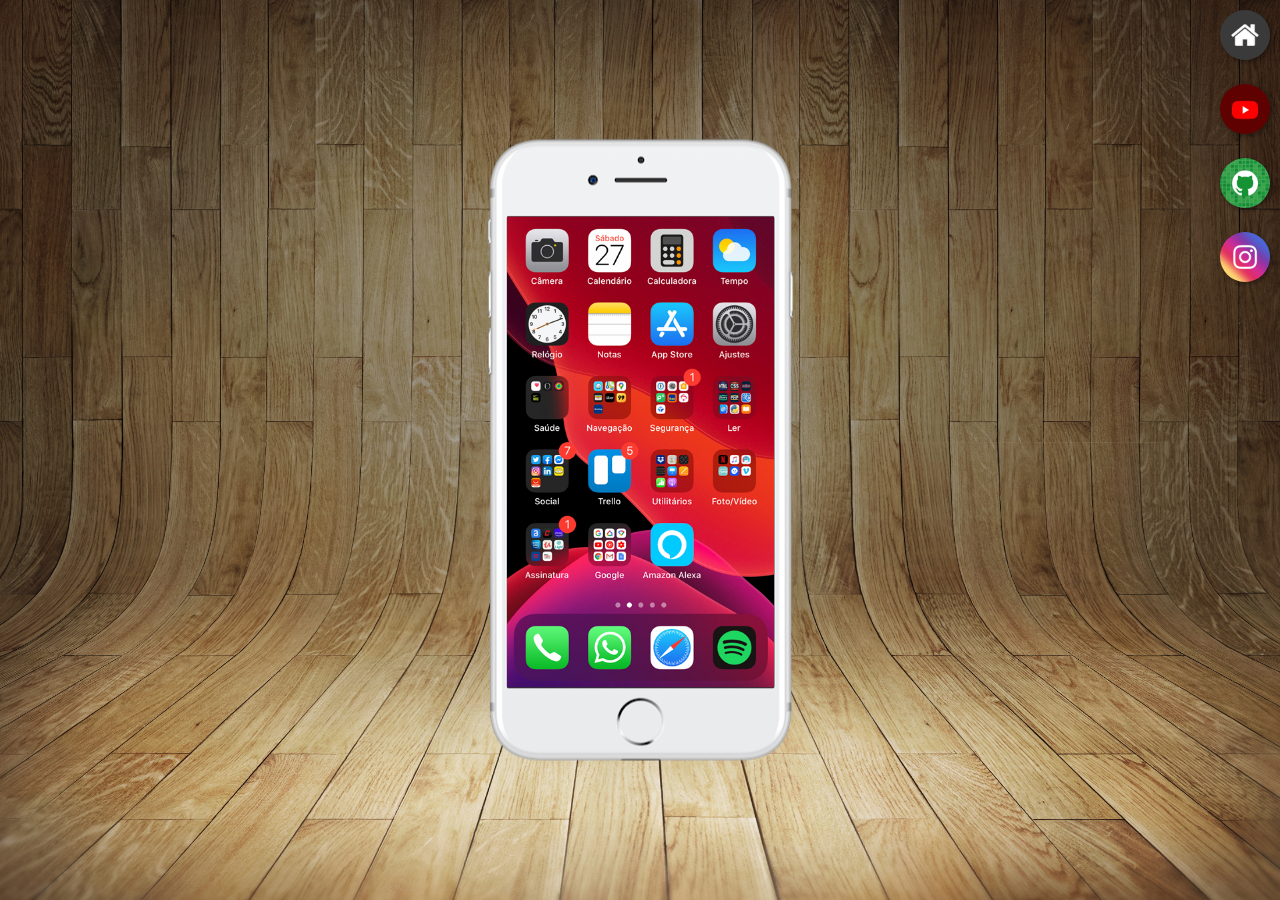
<file: index.html>
<!DOCTYPE html>
<html lang="pt-br">
<head>
    <meta charset="UTF-8">
    <meta name="viewport" content="width=device-width, initial-scale=1.0">
    <link rel="shortcut icon" href="imagens/favicon.ico" type="image/x-icon">
    <link rel="stylesheet" href="estilos/style.css">
    <title>Projeto Redes Sociais</title>
</head>
<body>
    <main>
        <section id="telefone">
            <iframe src="home.html" frameborder="0" name="tela" id="tela"></iframe>
        </section>

        <section id="redes-sociais">
            <a href="home.html" target="tela"><img src="imagens/logo-home.jpg" alt="Home"></a> <br>
            <a href="youtube.html" target="tela"><img src="imagens/logo-youtube.jpg" alt="Youtube"></a> <br>
            <a href="github.html" target="tela"><img src="imagens/logo-github.jpg" alt="GitHub"></a> <br>
            <a href="instagram.html" target="tela"><img src="imagens/logo-instagram.jpg" alt="Instagram"></a>
        </section>
    </main>
</body>
</html>
</file>
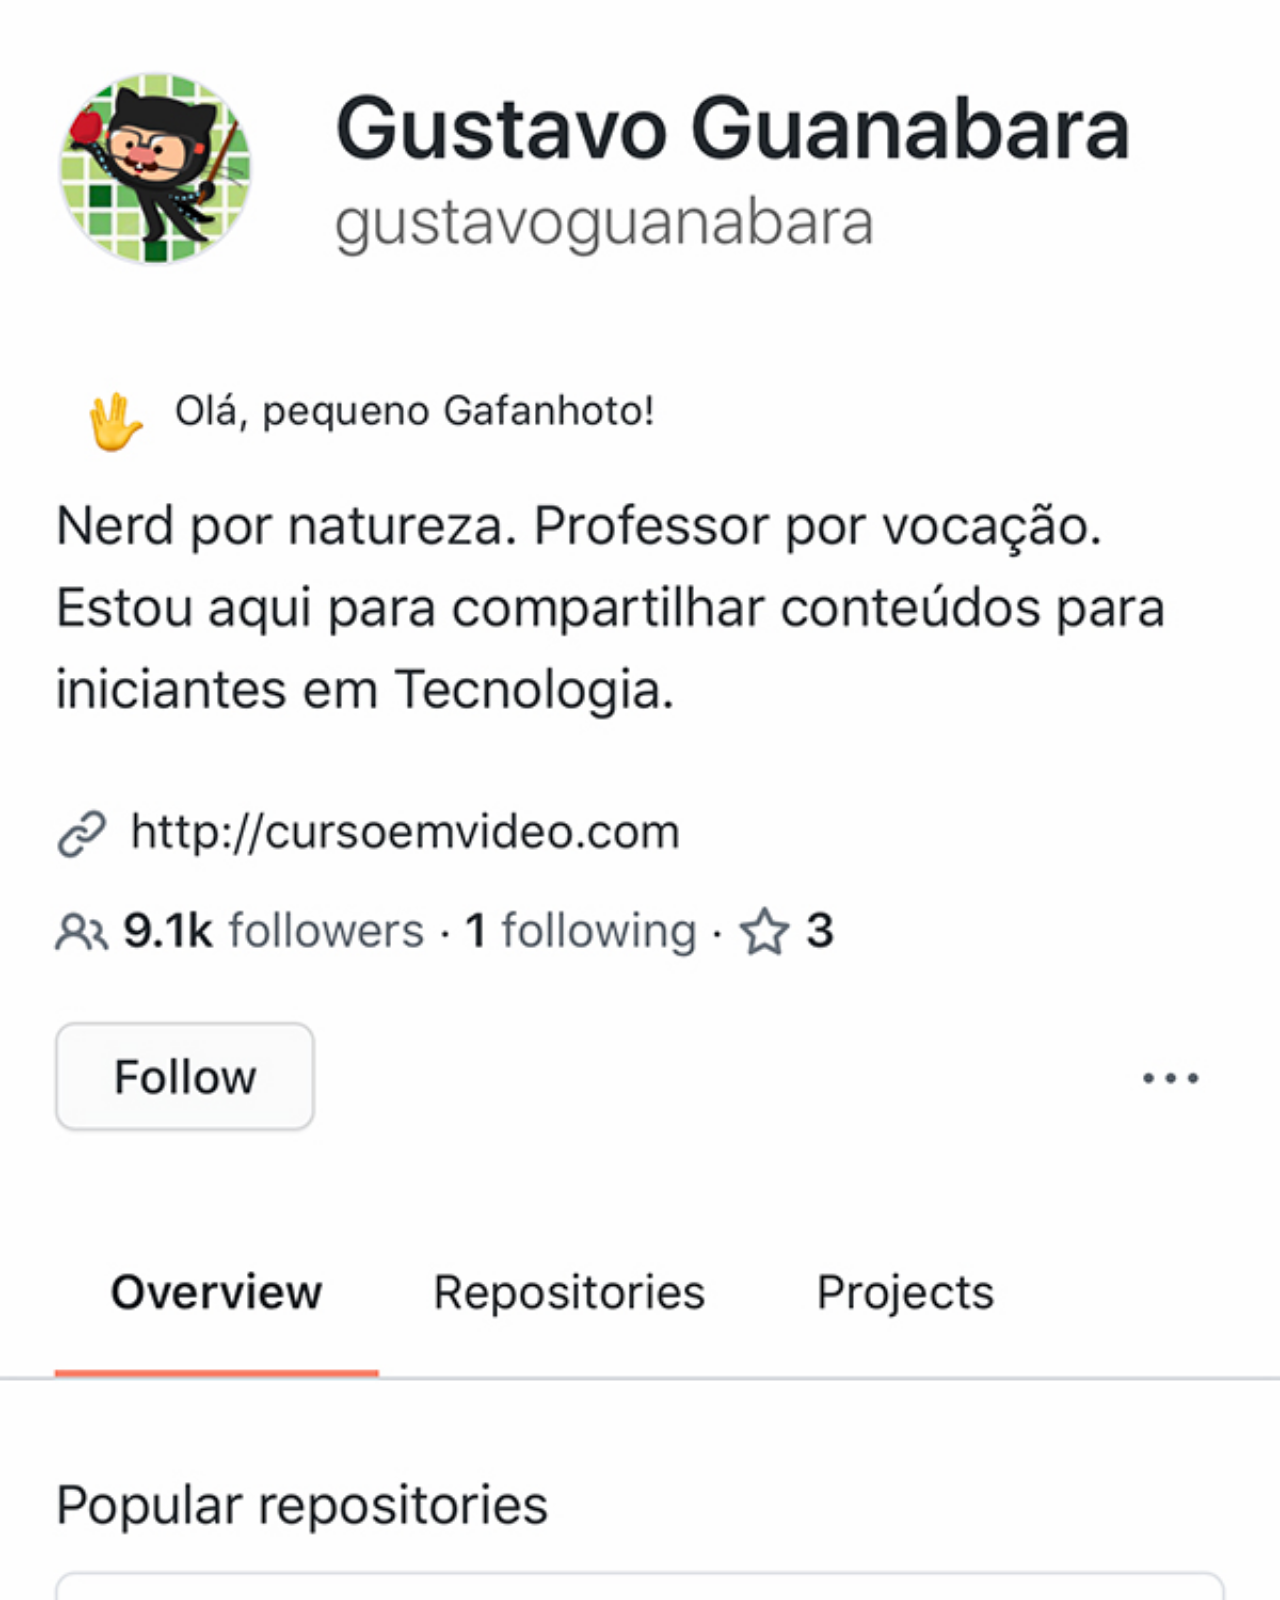
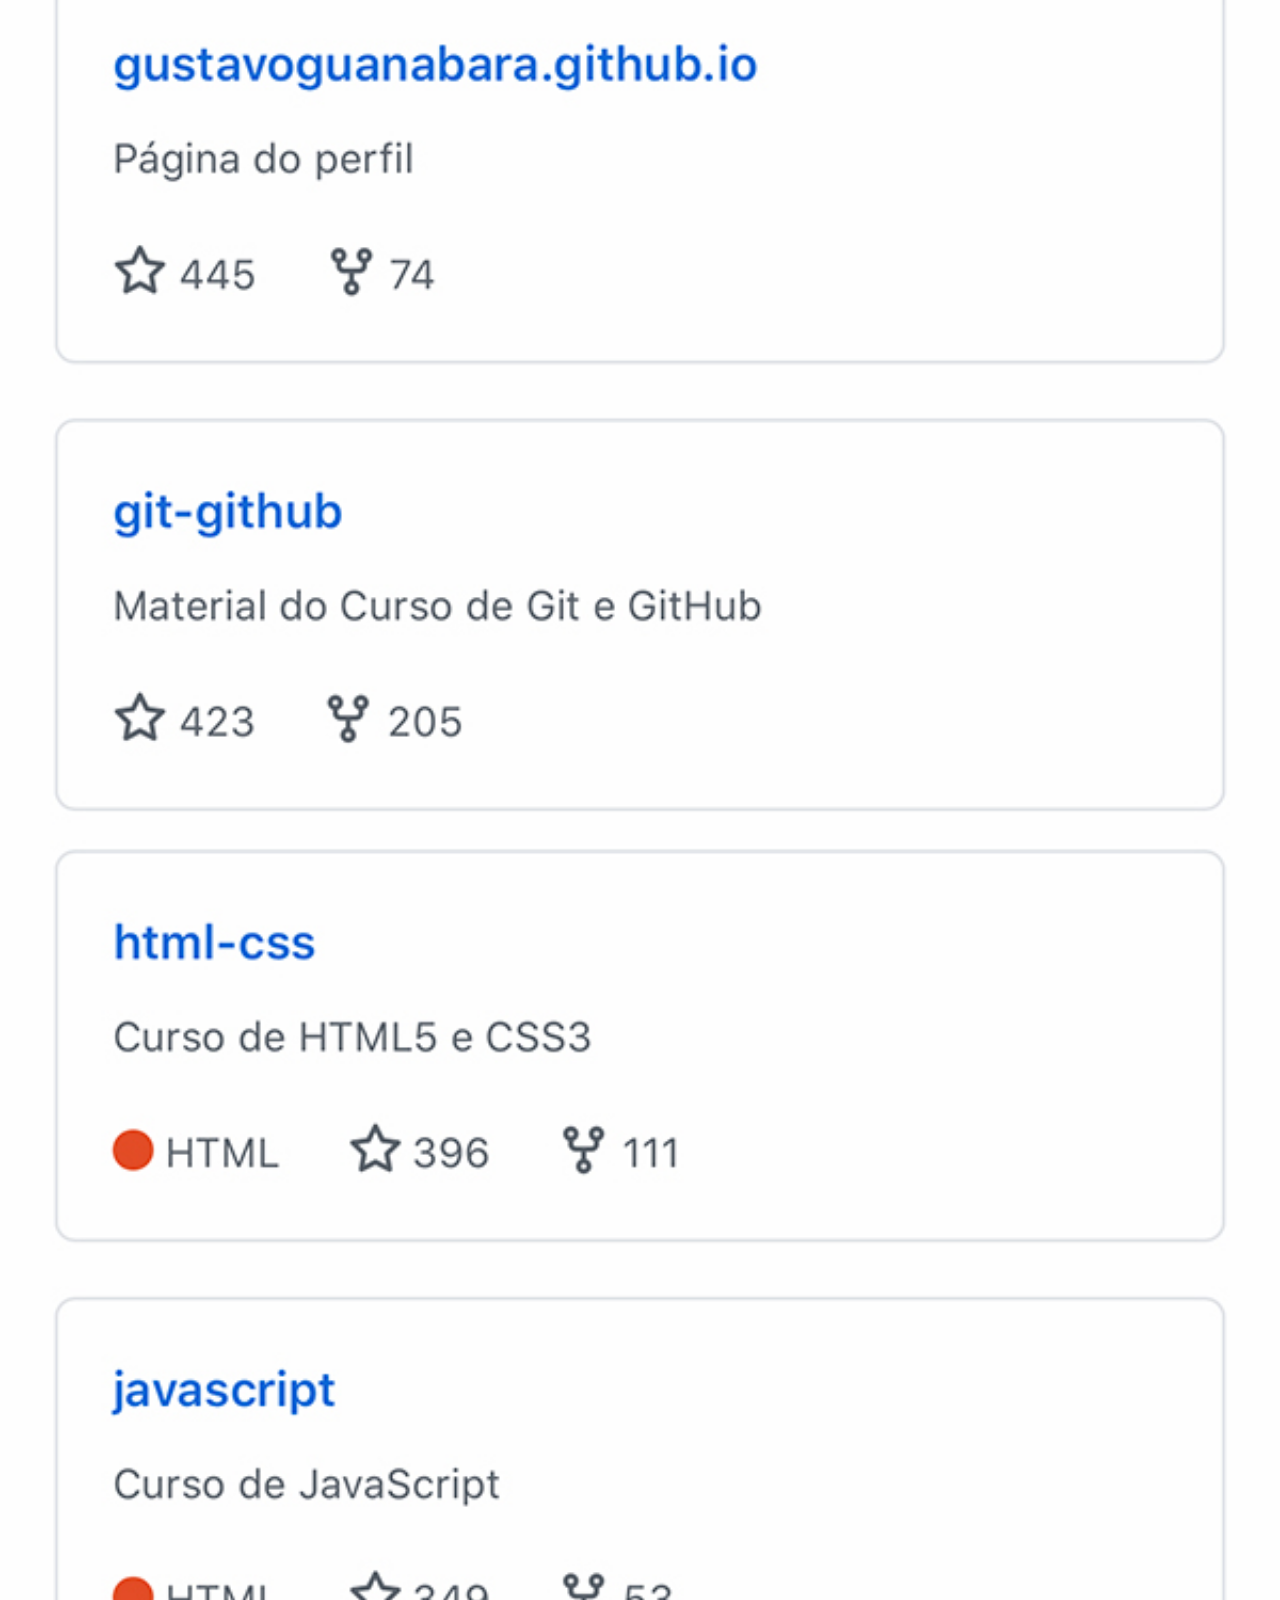
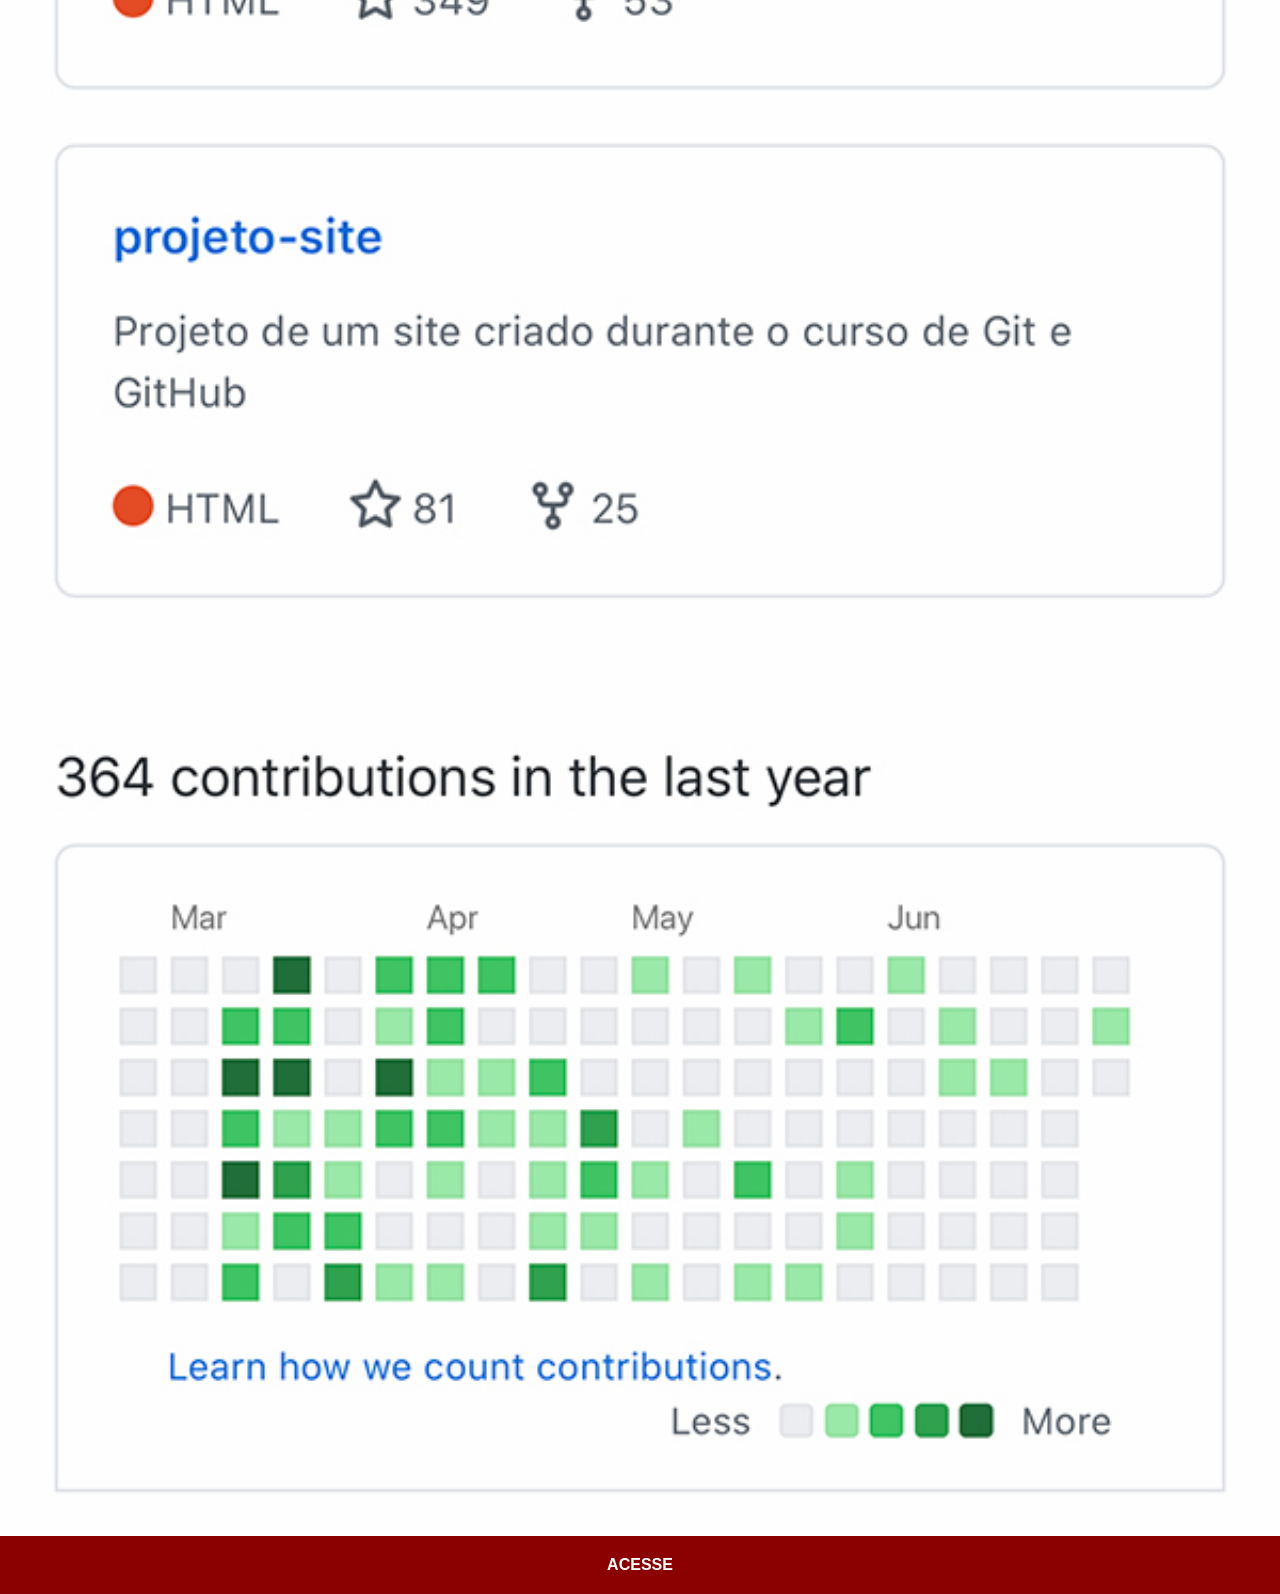
<file: github.html>
<!DOCTYPE html>
<html lang="pt-br">
<head>
    <meta charset="UTF-8">
    <meta name="viewport" content="width=device-width, initial-scale=1.0">
    <title>GitHub</title>
    <link rel="stylesheet" href="estilos/social.css">
</head>
<body>
    <img src="imagens/tela-github.jpg" alt="GitHub">
    <a href="https://github.com/gustavoguanabara" target="_blank">ACESSE</a>
</body>
</html>
</file>
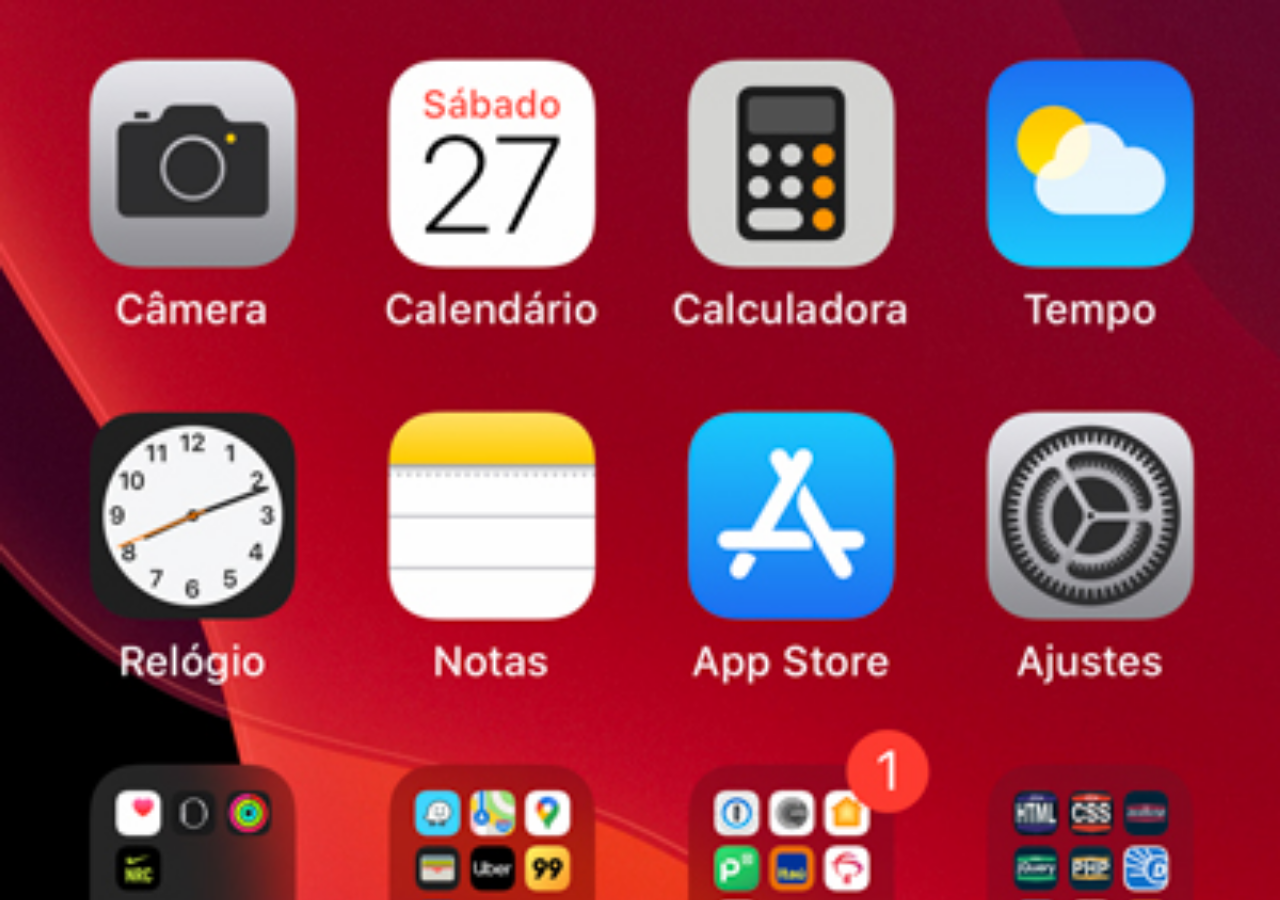
<file: home.html>
<!DOCTYPE html>
<html lang="pt-br">
<head>
    <meta charset="UTF-8">
    <meta name="viewport" content="width=device-width, initial-scale=1.0">
    <title>Home</title>
    <style>
        * {
            margin: 0px;
            padding: 0px;
        }

        body {
            width: 100vw;
            height: 100vh;
            background: black url(imagens/tela-home.jpg) no-repeat top center;
            background-size: cover;
        }
    </style>
</head>
<body>
    
</body>
</html>
</file>
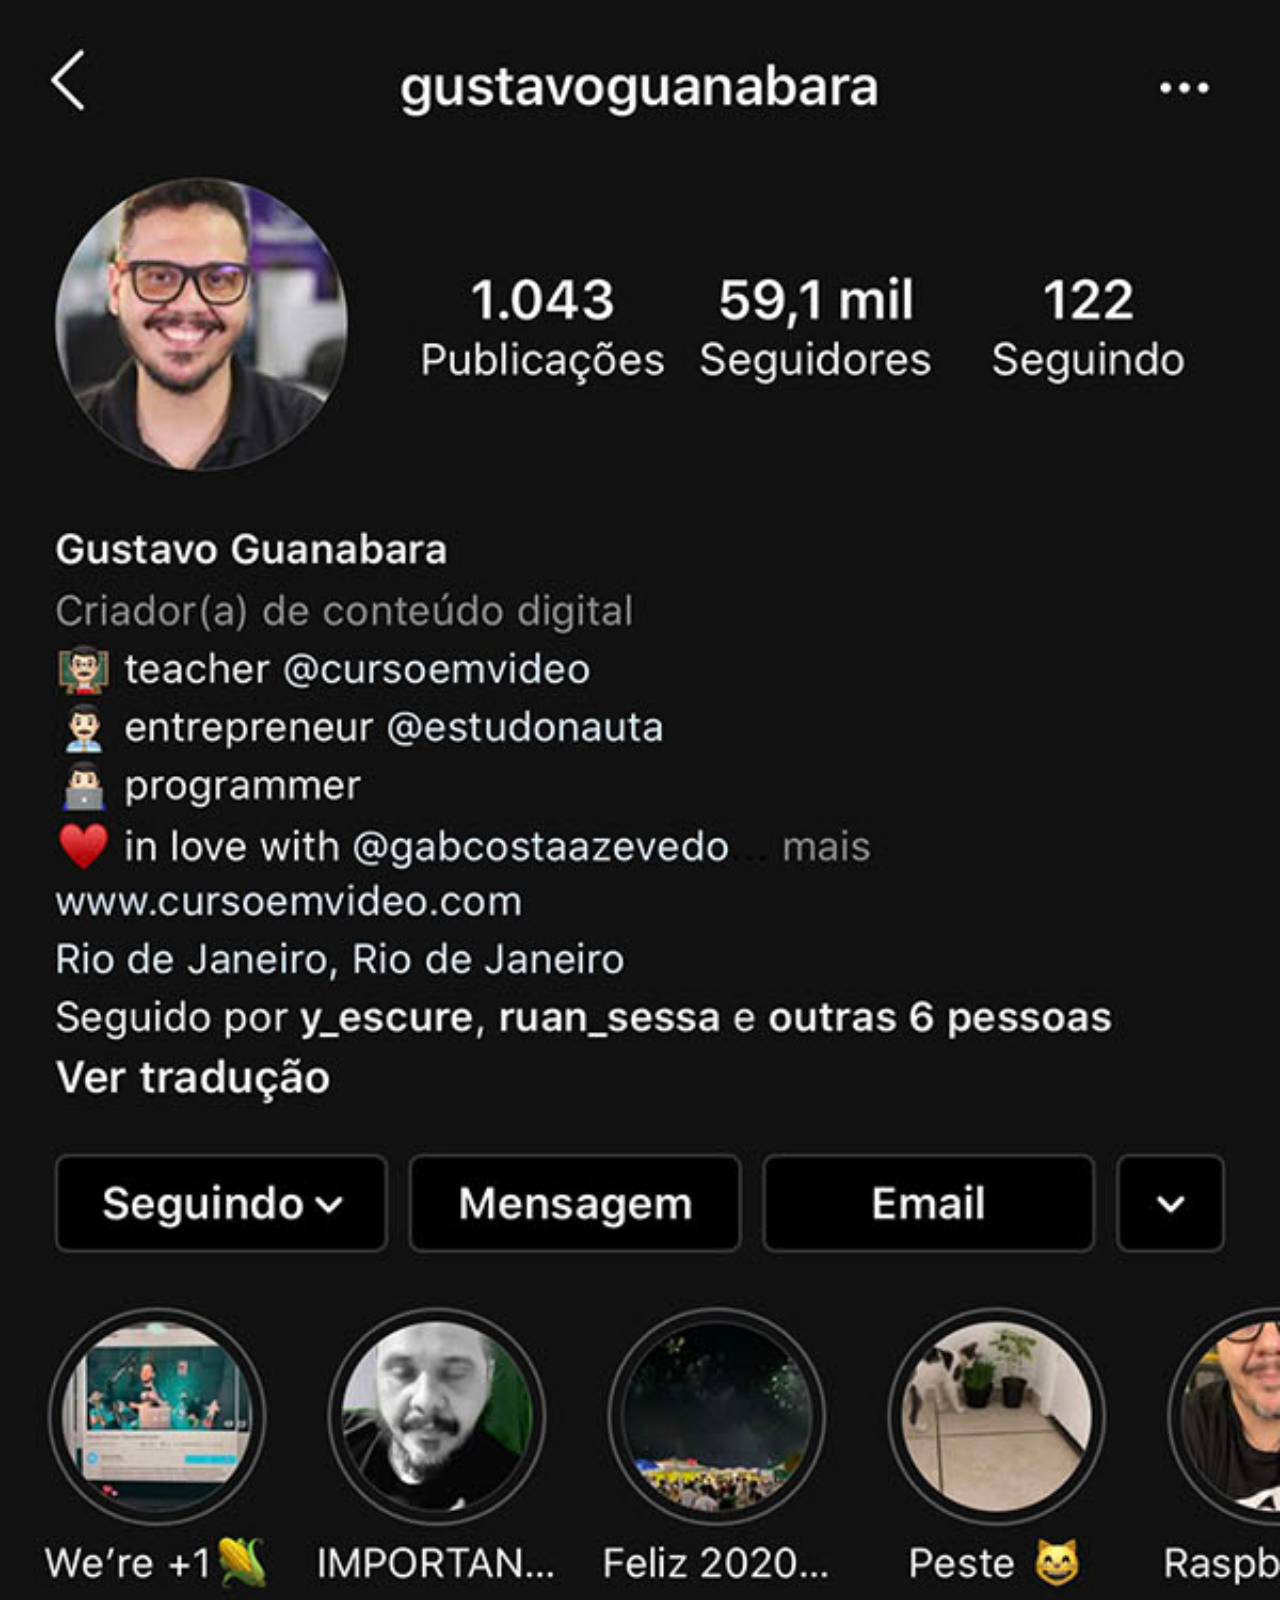
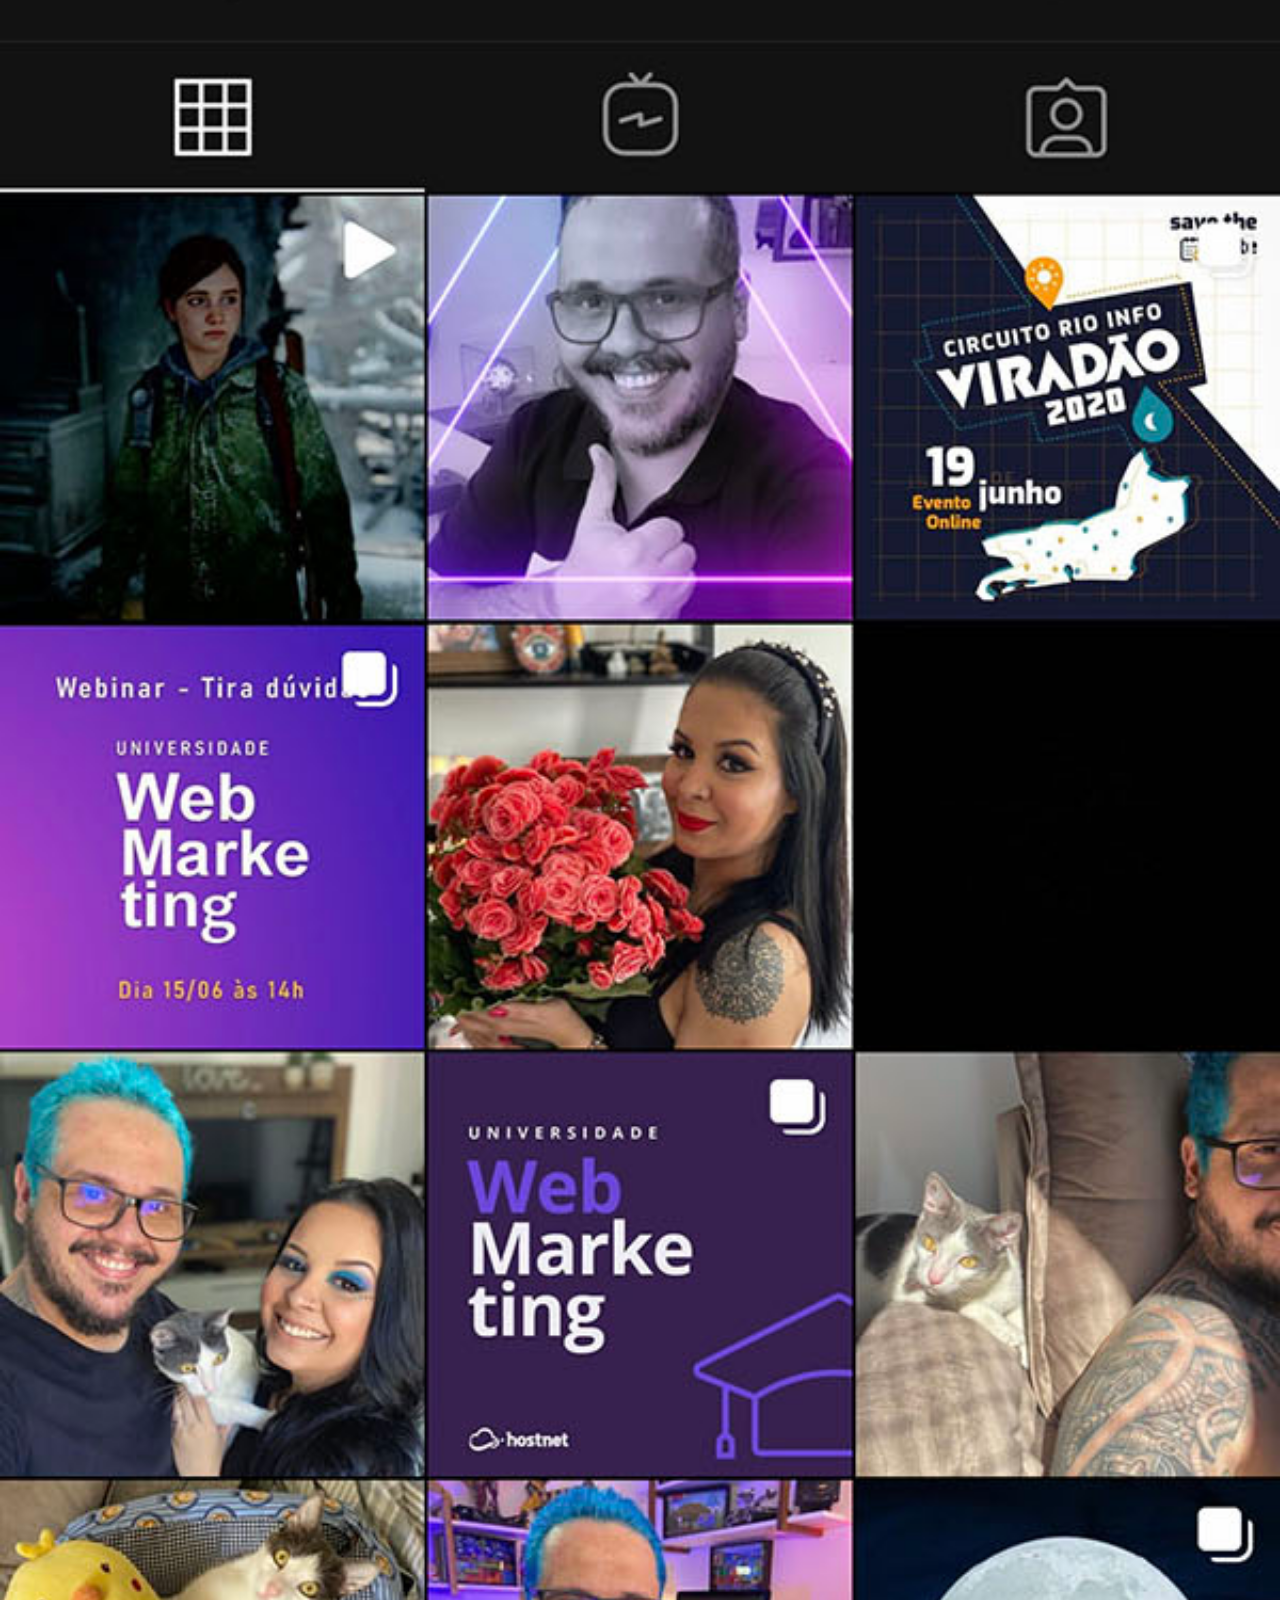
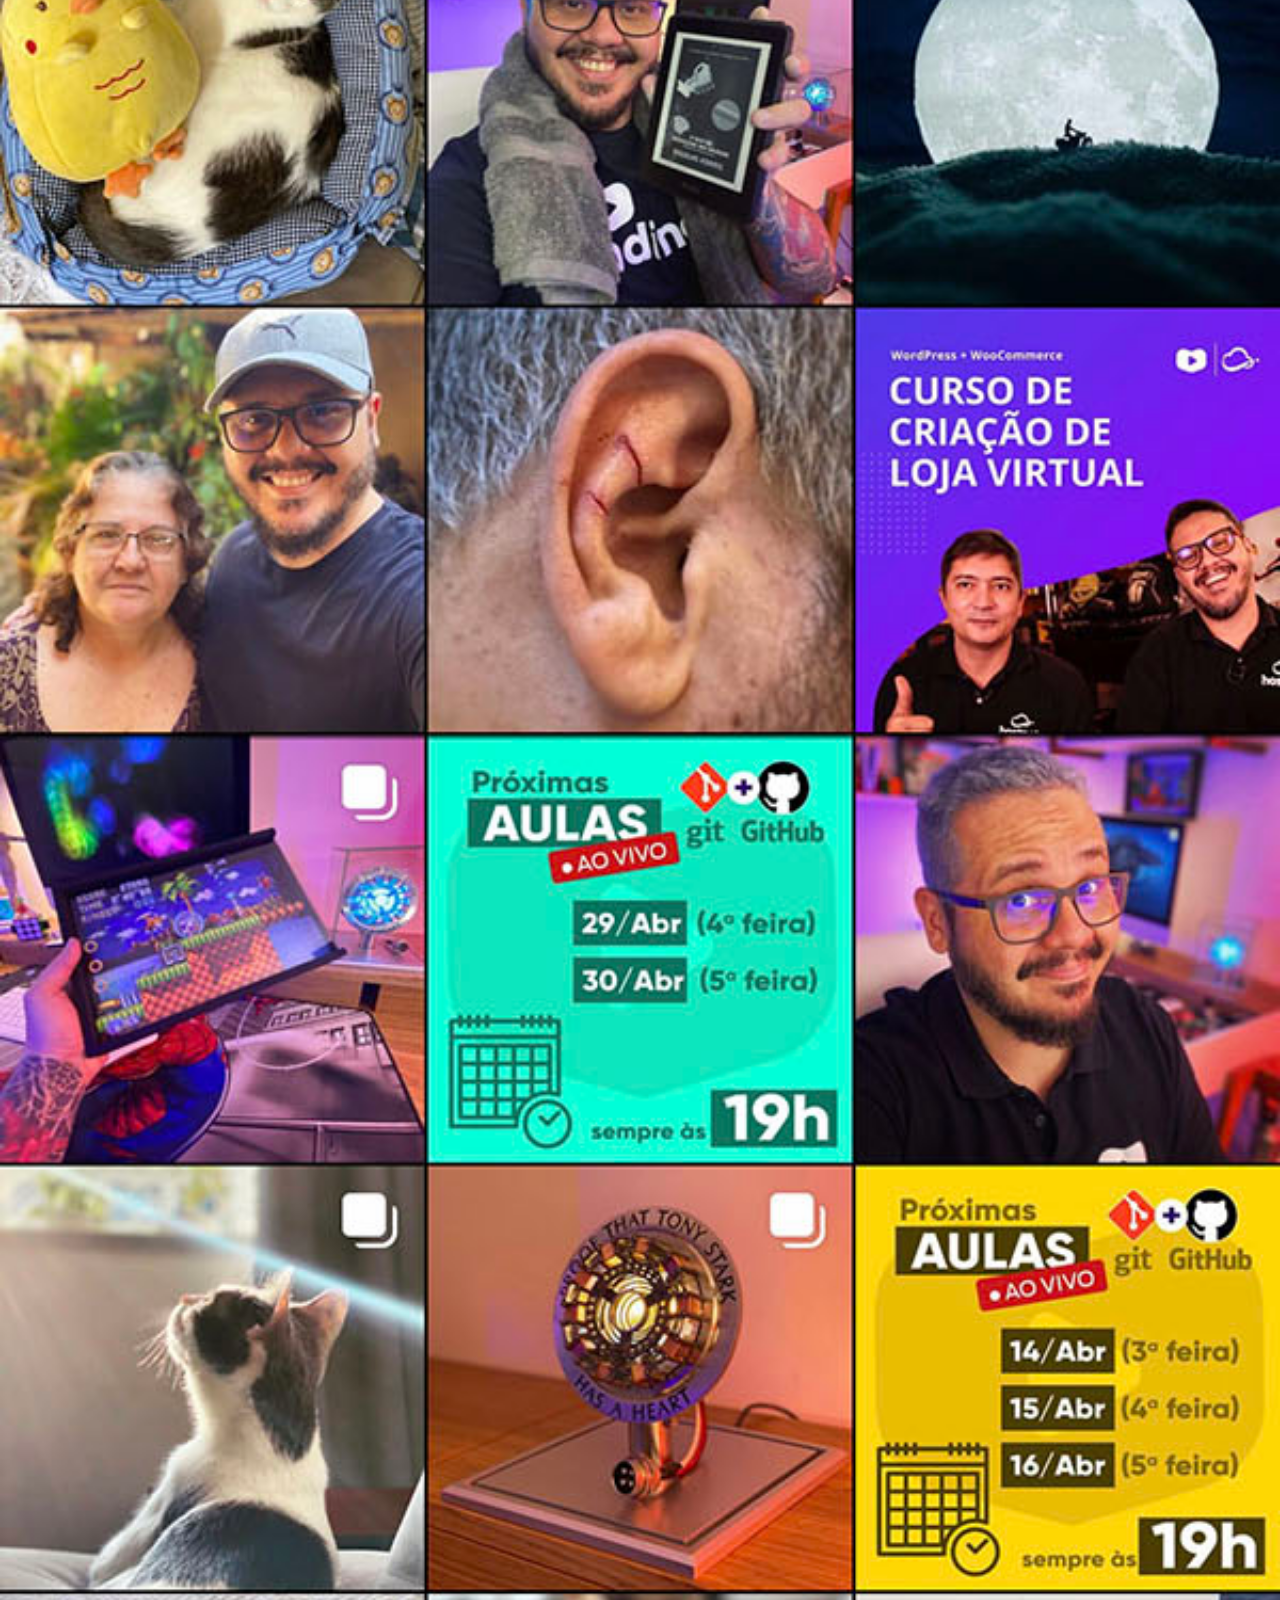
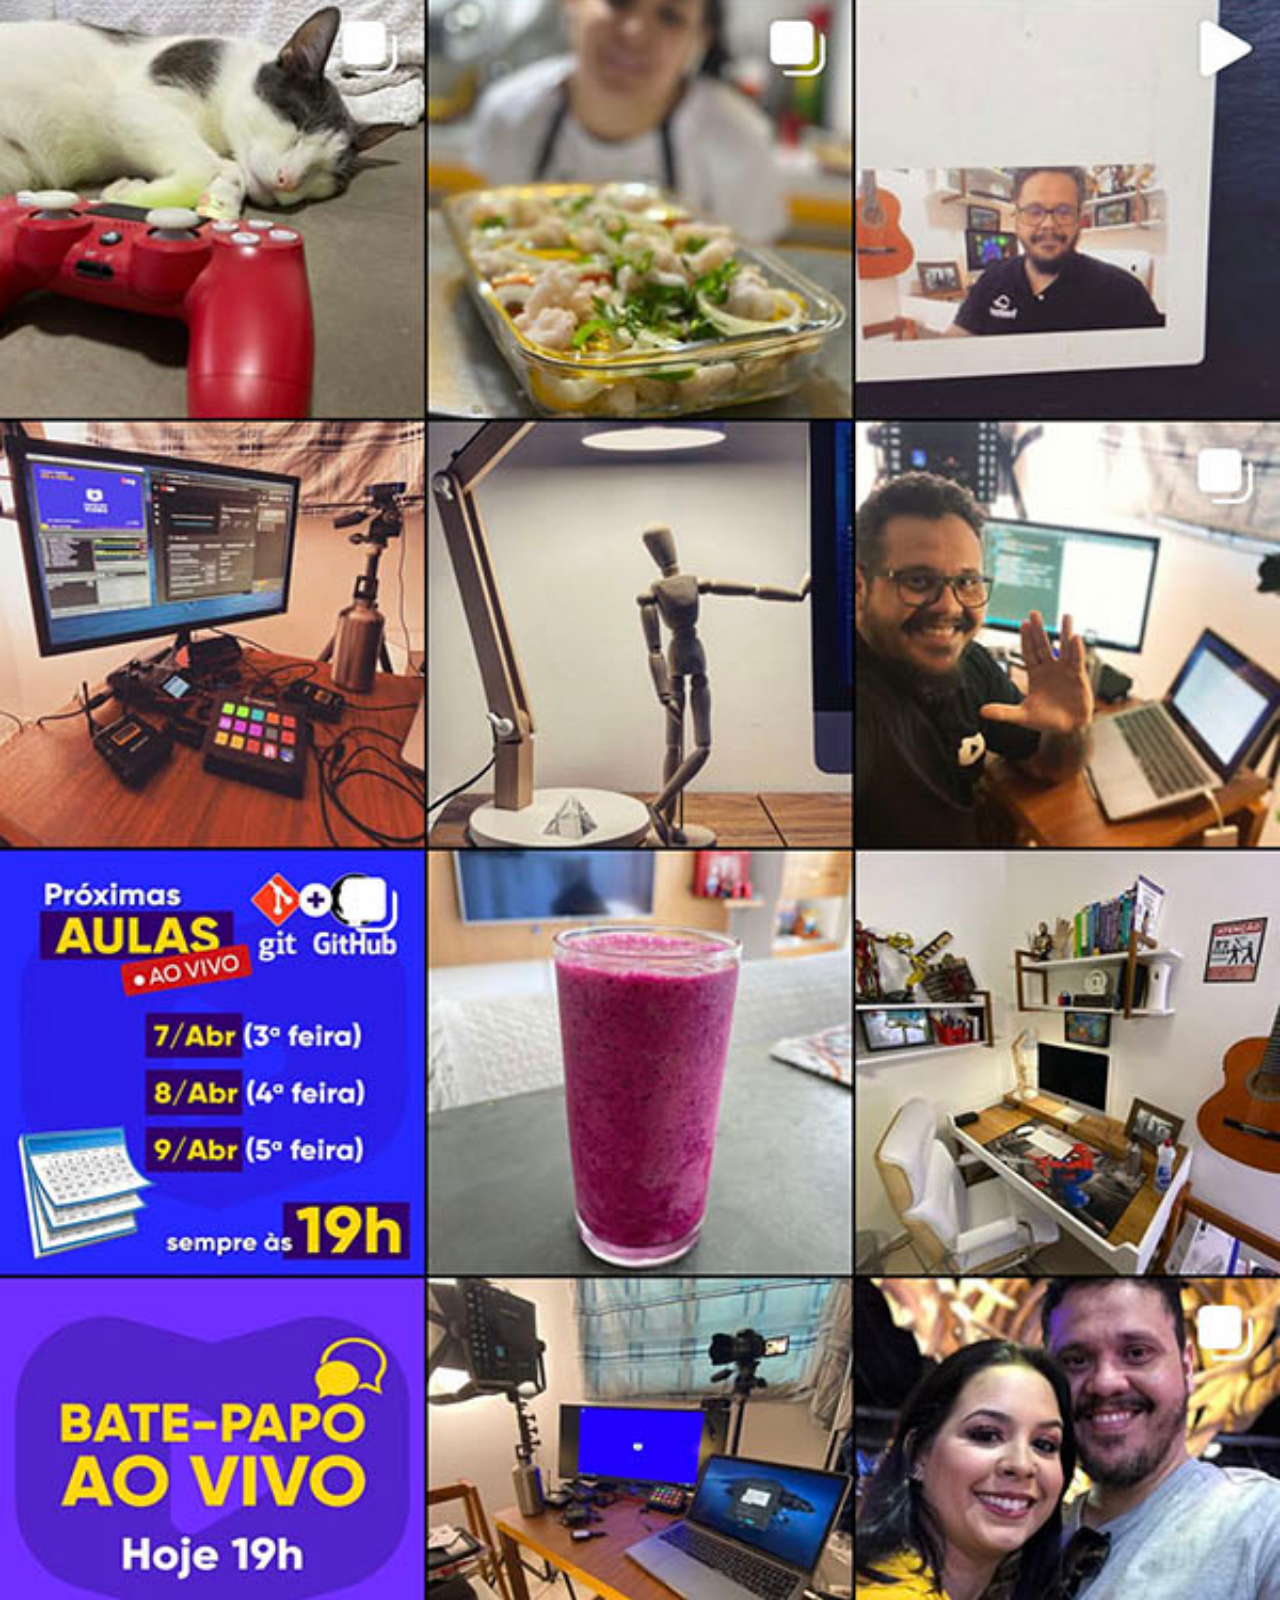
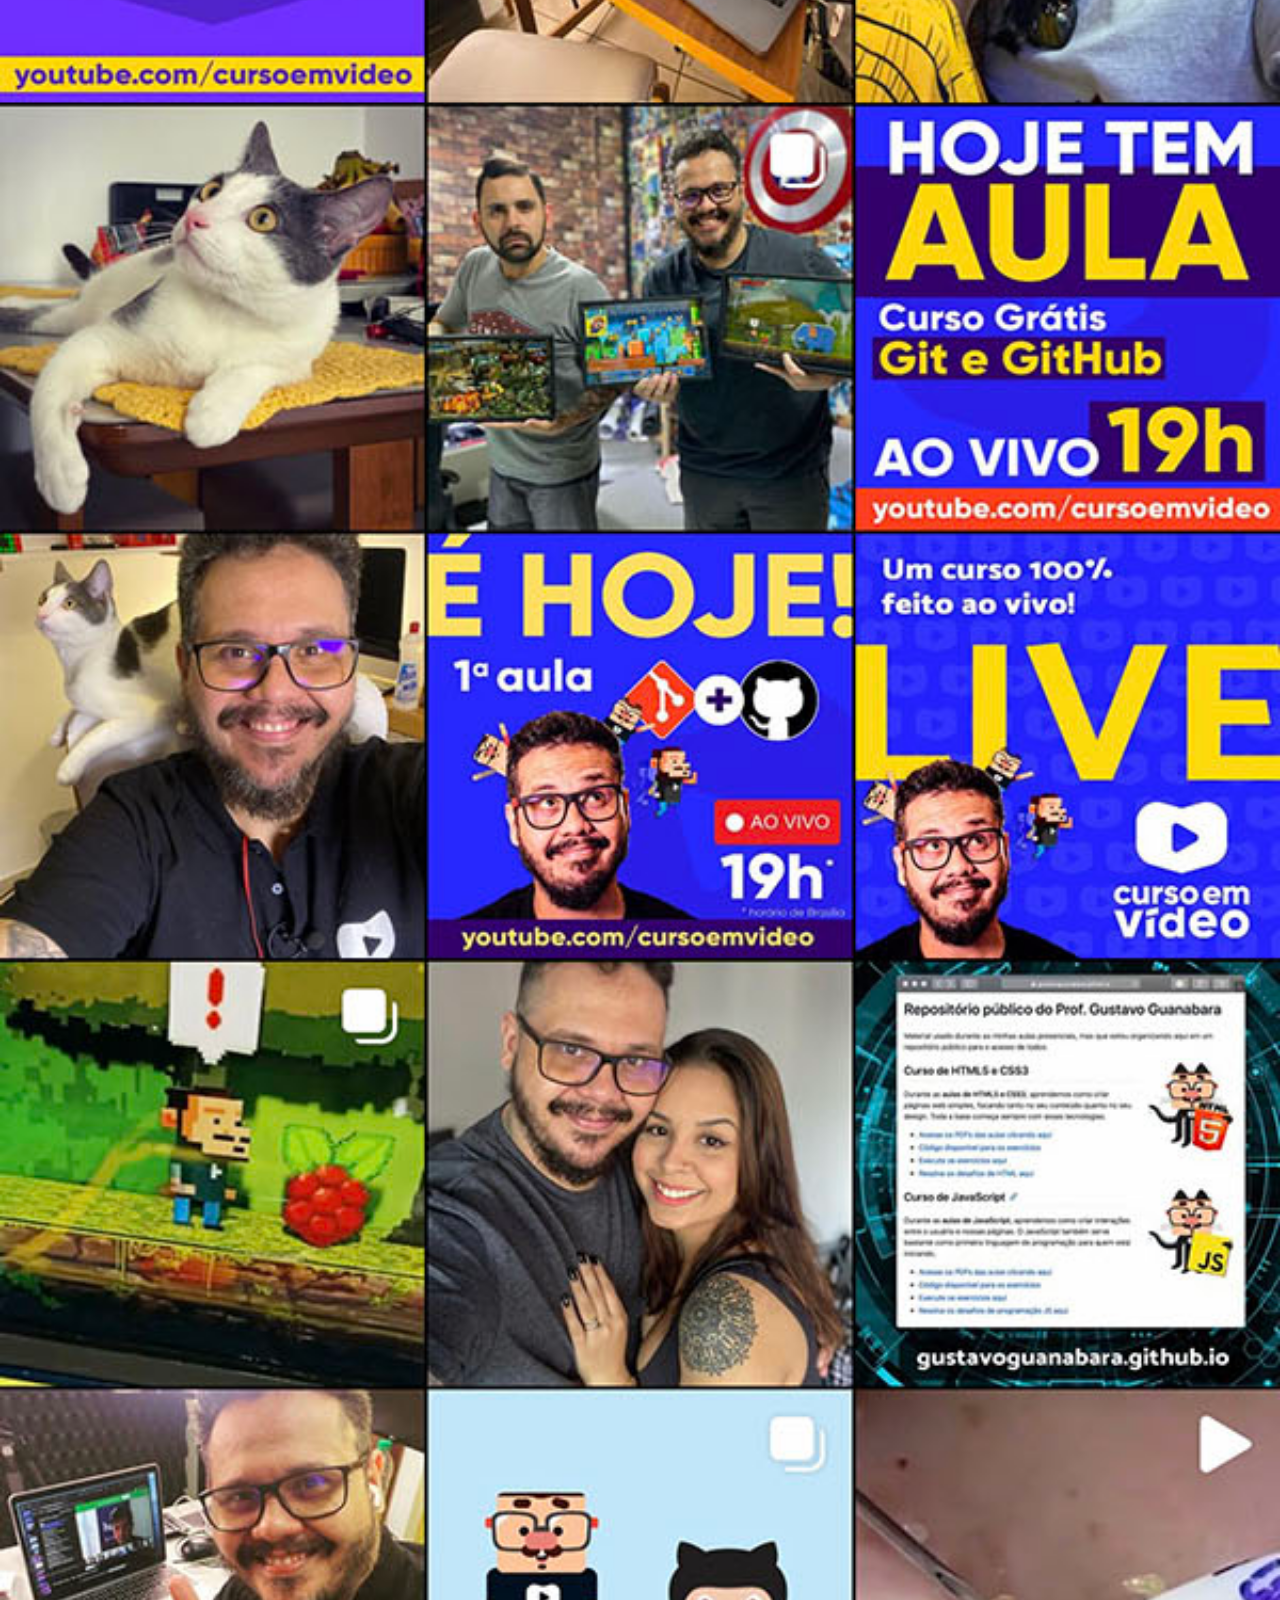
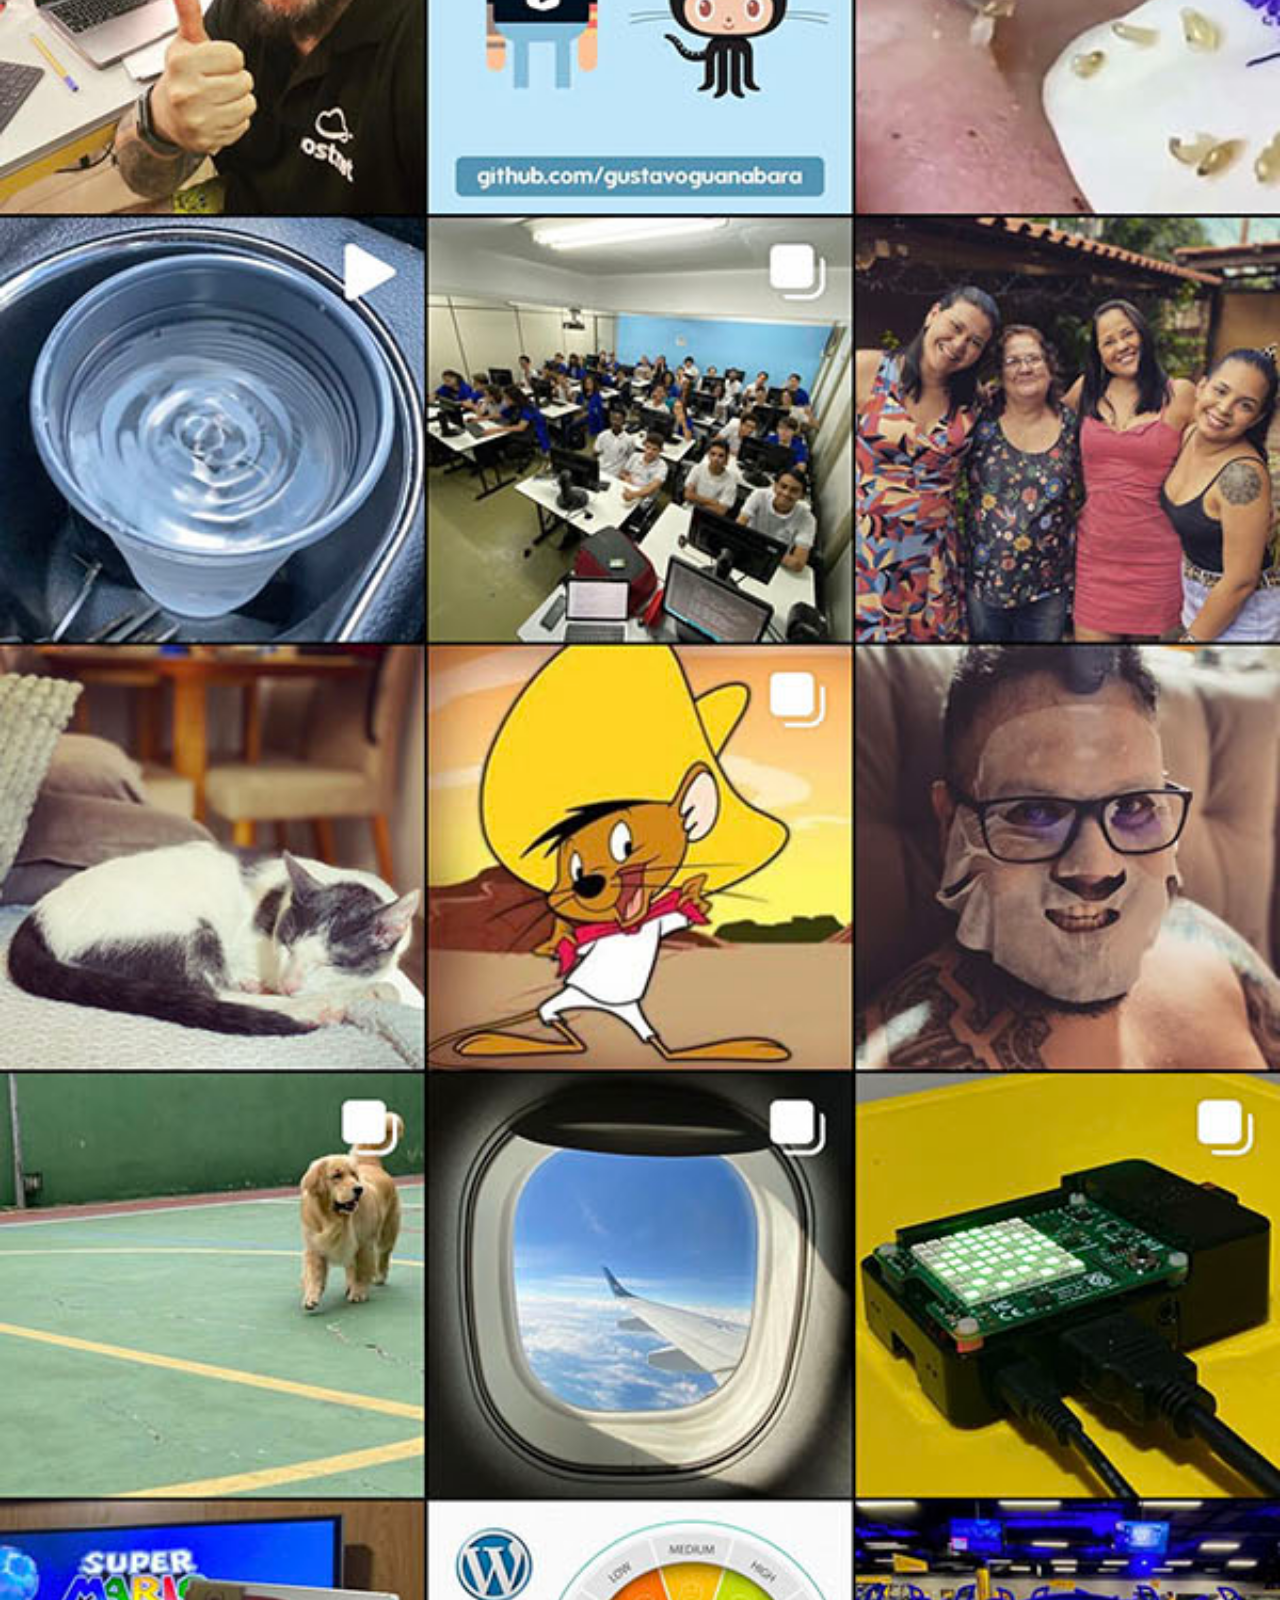
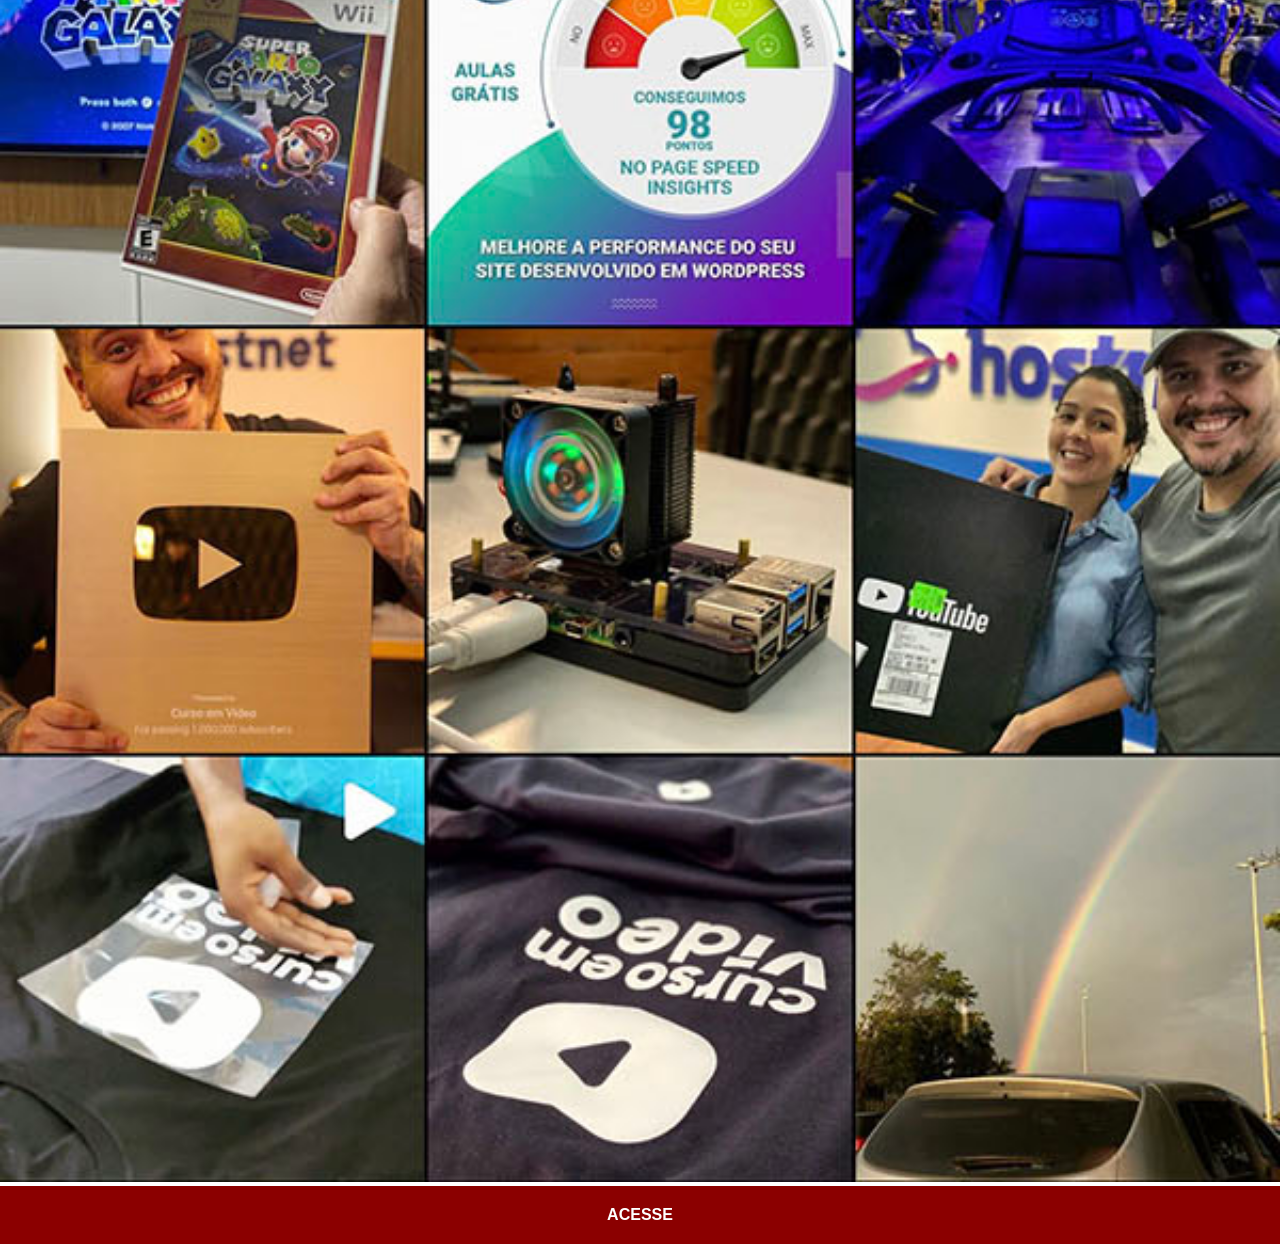
<file: instagram.html>
<!DOCTYPE html>
<html lang="pt-br">
<head>
    <meta charset="UTF-8">
    <meta name="viewport" content="width=device-width, initial-scale=1.0">
    <title>Instagram</title>
    <link rel="stylesheet" href="estilos/social.css">
</head>
<body>
    <img src="imagens/tela-instagram.jpg" alt="Instagram">
    <a href="https://www.instagram.com/gustavoguanabara/" target="_blank">ACESSE</a>
</body>
</html>
</file>
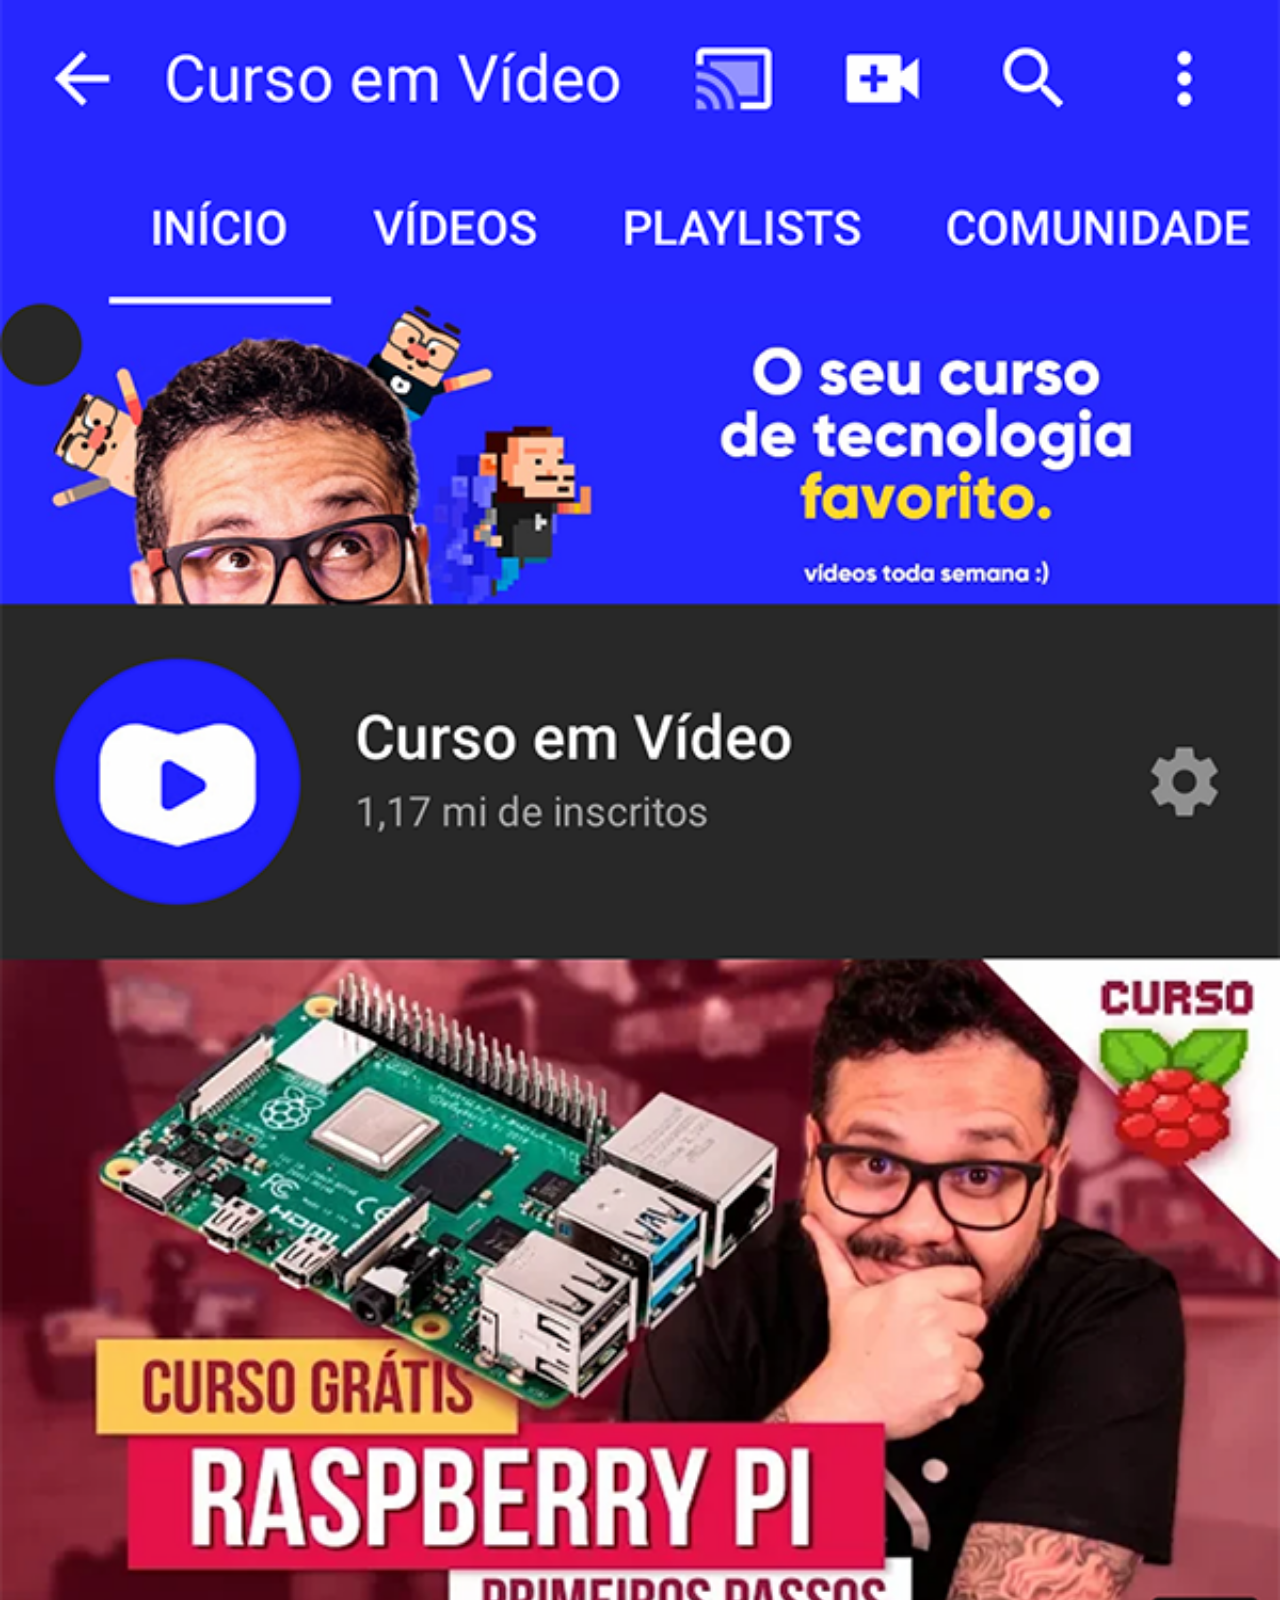
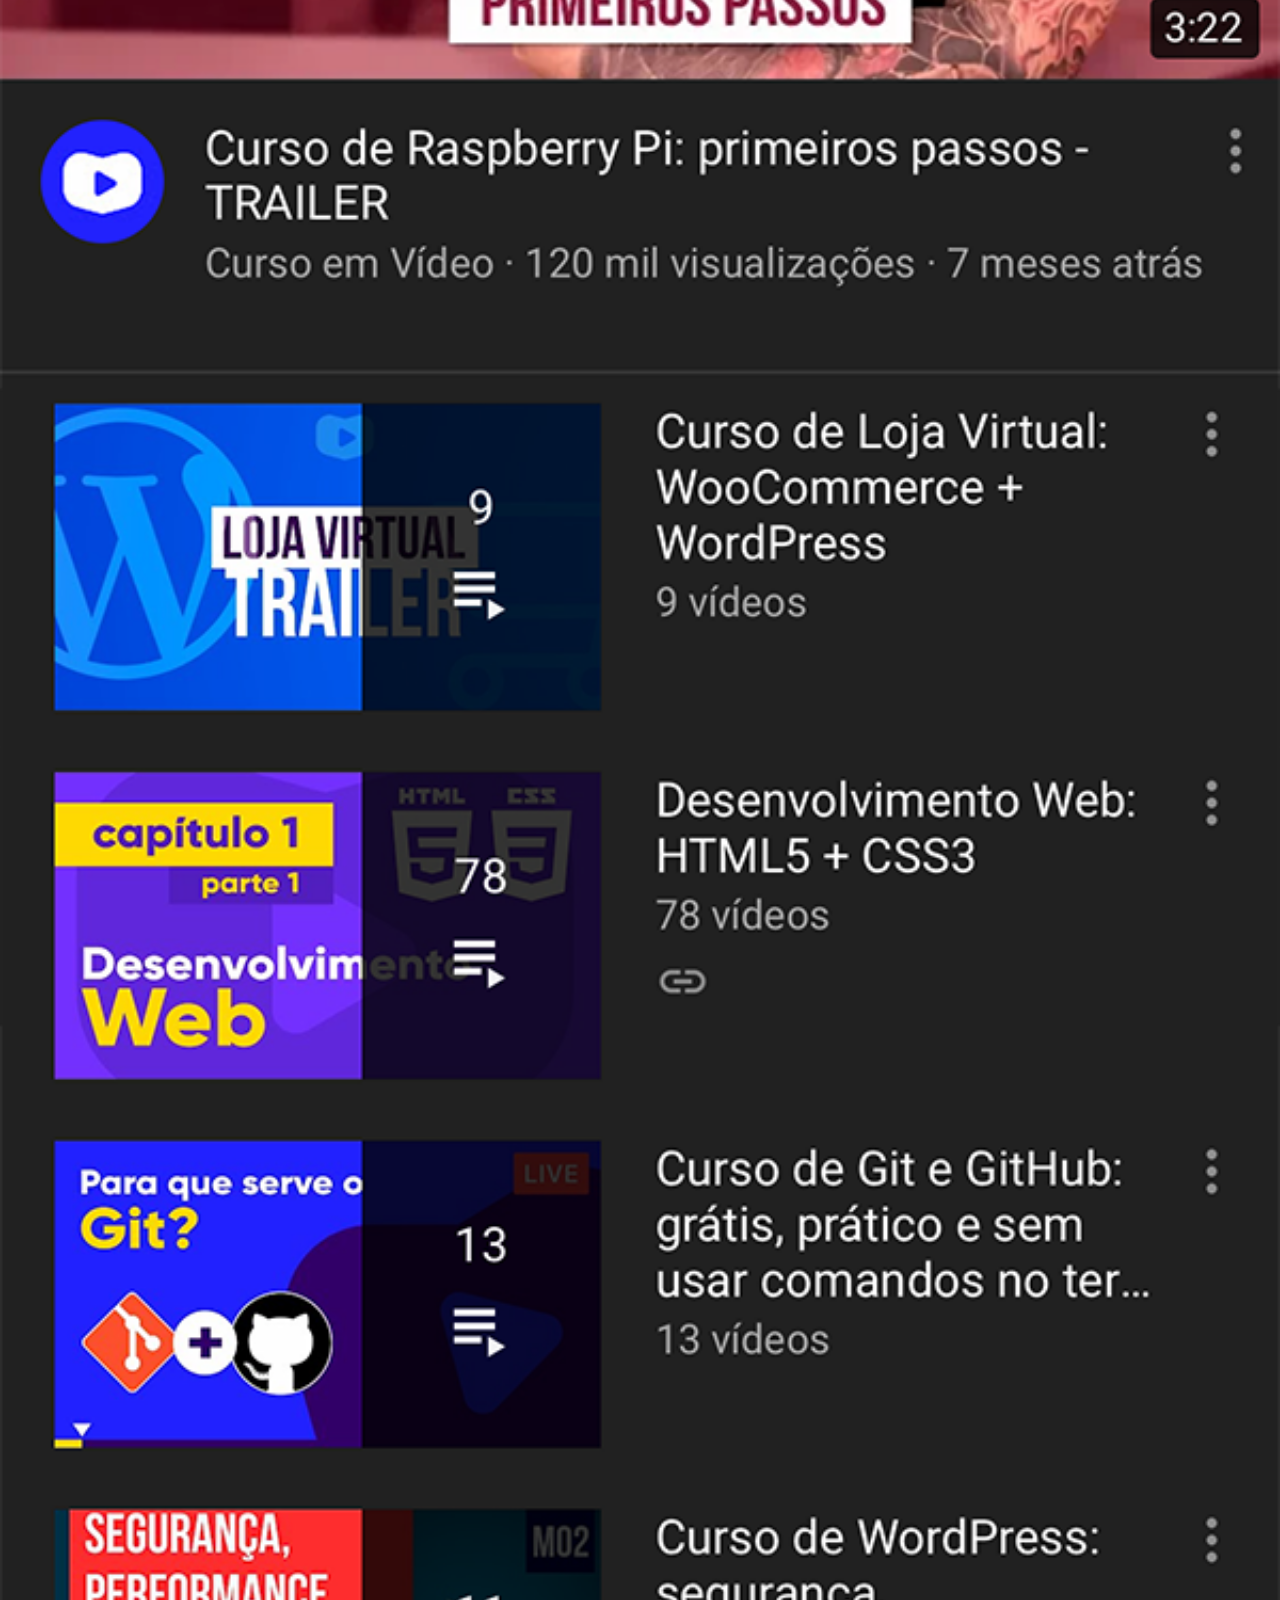
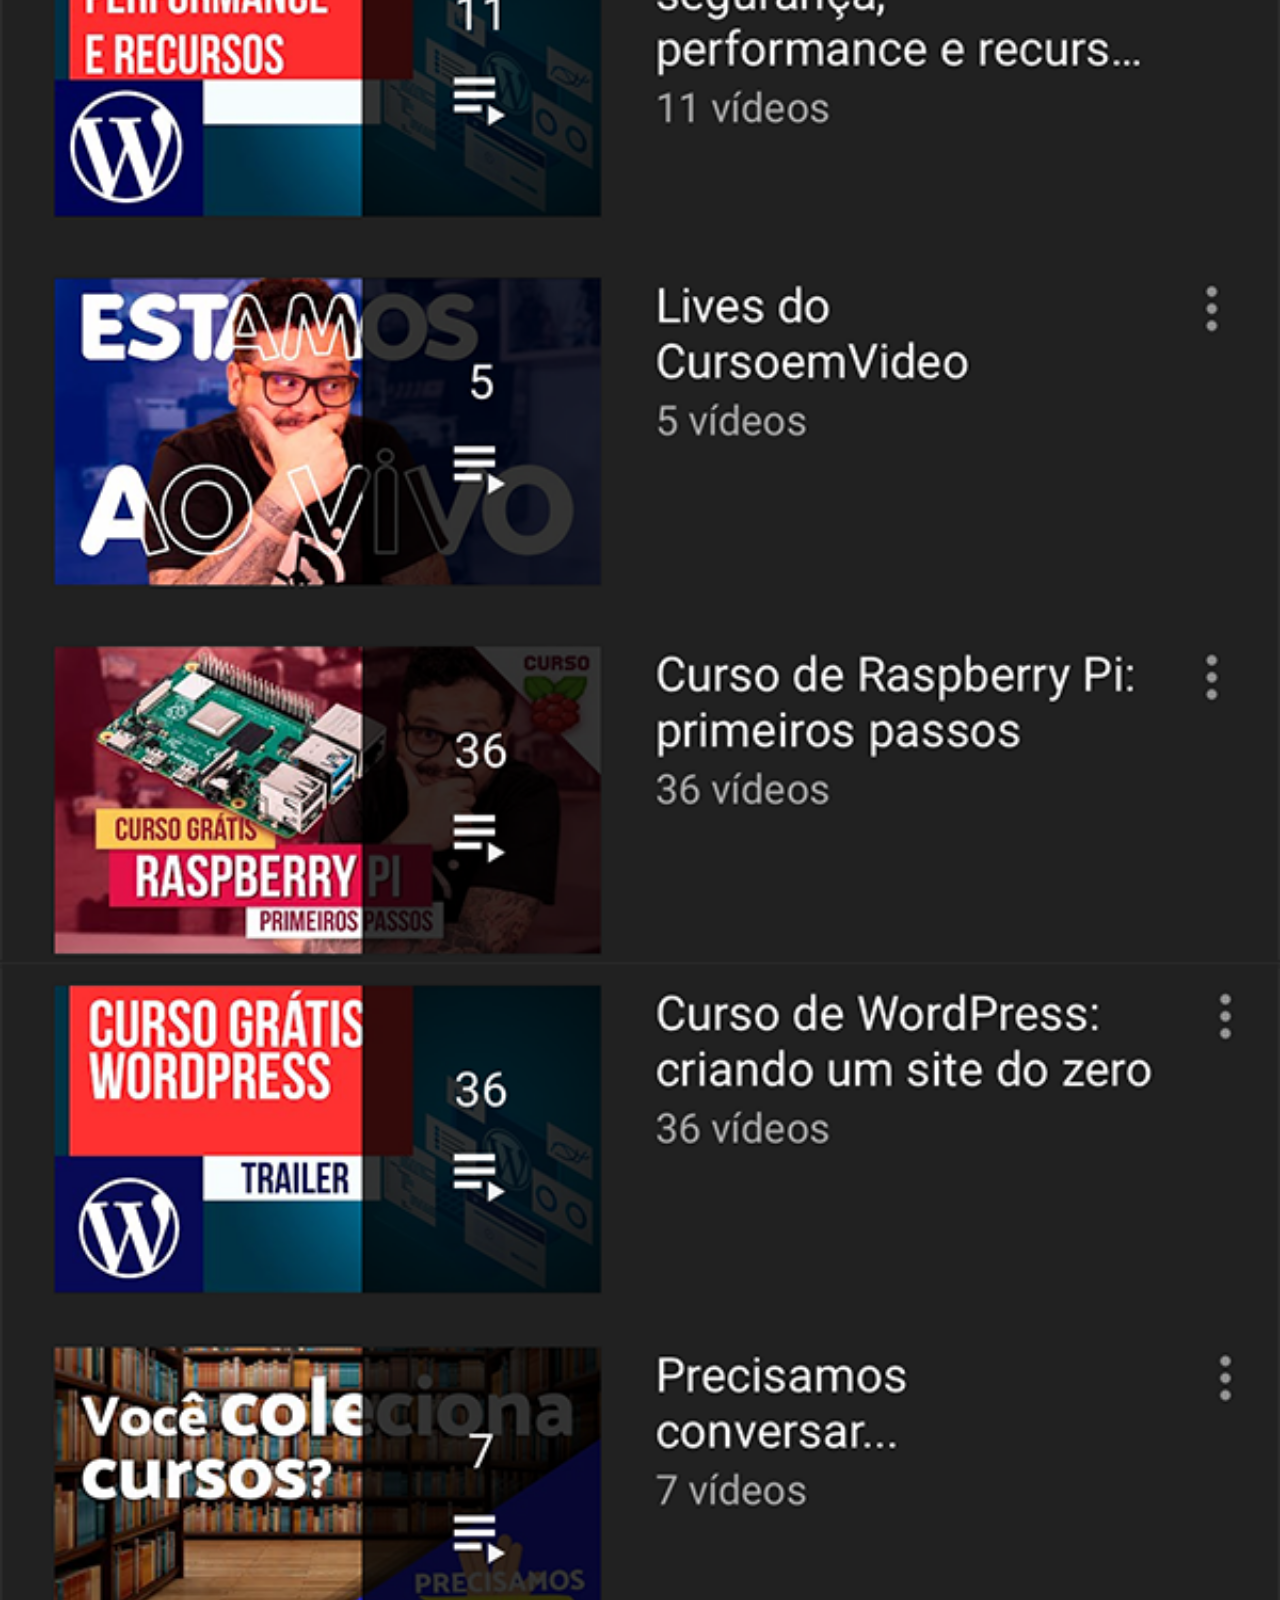
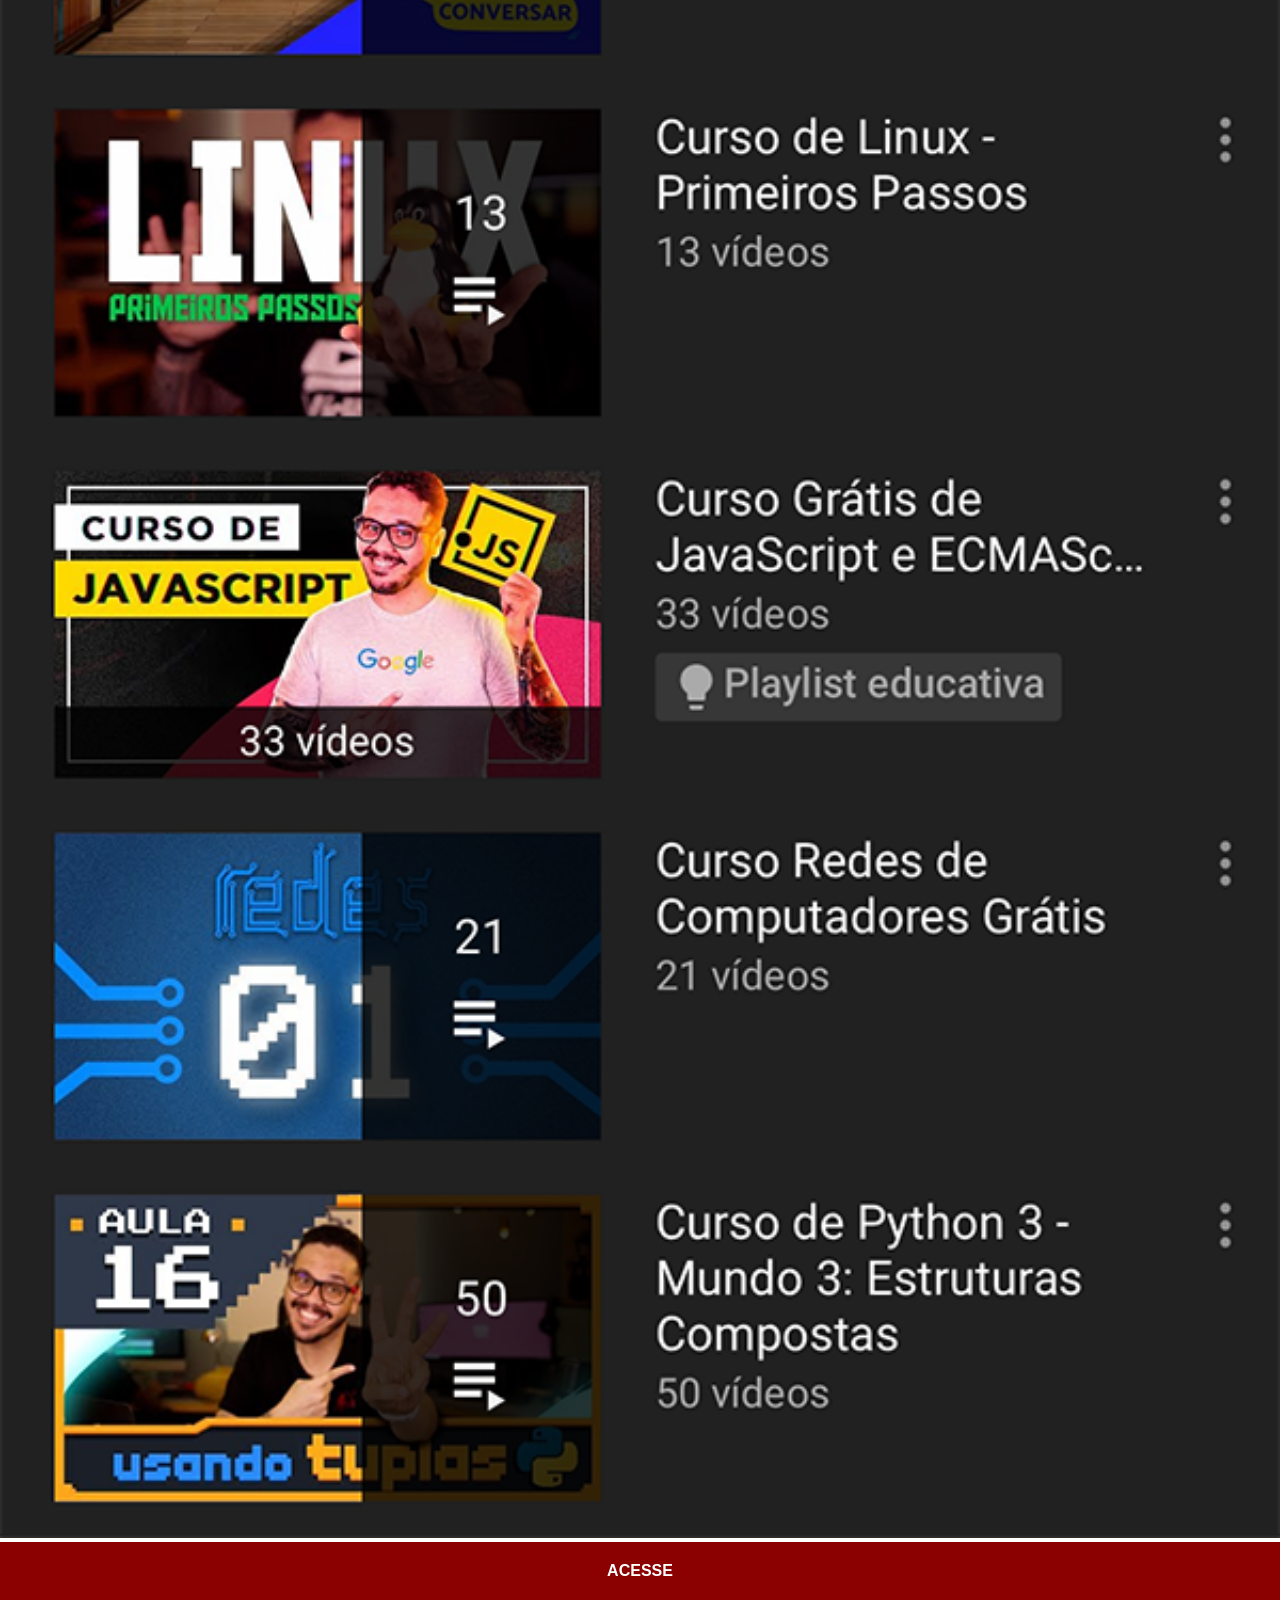
<file: youtube.html>
<!DOCTYPE html>
<html lang="pt-br">
<head>
    <meta charset="UTF-8">
    <meta name="viewport" content="width=device-width, initial-scale=1.0">
    <title>Youtube</title>
    <link rel="stylesheet" href="estilos/social.css">
</head>
<body>
    <img src="imagens/tela-youtube.png" alt="Youtube">
    <a href="https://www.youtube.com/@cursoemvideo/playlists" target="_blank">ACESSE</a>
</body>
</html>
</file>
<file: estilos/style.css>
@charset "UTF-8";

* {
    margin: 0px;
    padding: 0px;
    font-family: Arial, Helvetica, sans-serif;
}

html, body {
    height: 100vh;
    width: 100vw;
    background-color: black;
}

body {
    background: url(../imagens/fundo-madeira.jpg) no-repeat top center;
    background-size: cover;
    background-attachment: fixed;
}

main {
    height: 100vh;
    position: relative;
}

section#telefone {
    position: absolute;
    height: 627px;
    width: 310px;

    top: 50%;
    left: 50%;
    transform: translate(-50%, -50%);

    background: url(../imagens/frame-iphone.png) no-repeat;
}

iframe#tela {
    position: relative;
    top: 80px;
    left: 22px;
    height: 471px;
    width: 267px;
}

section#redes-sociais {
    text-align: right;
}

section#redes-sociais img {
    width: 50px;
    margin: 10px;
    border-radius: 50%;
    box-shadow: 2px 2px 5px rgba(0, 0, 0, 0.404);
    box-sizing: border-box;
}

section#redes-sociais img:hover {
    border: 2px solid rgba(255, 255, 255, 0.637);
    transform: translate(-3px, -3px);
    box-shadow: 5px 5px 10px rgba(0, 0, 0, 0.623);
    transition: transform 0.3s;
}
</file>
<file: estilos/social.css>
@charset "UTF-8";

* {
    margin: 0px;
    padding: 0px;
    font-family: Arial, Helvetica, sans-serif;
}

::-webkit-scrollbar {
    width: 0px;
    height: 0px;
}

img {
    width: 100vw;
}

a {
    display: block;
    background-color: darkred;
    padding: 20px;
    text-align: center;
    font-weight: bolder;
    text-decoration: none;
    color: white;
}

a:hover {
    background-color: red;
}
</file>
